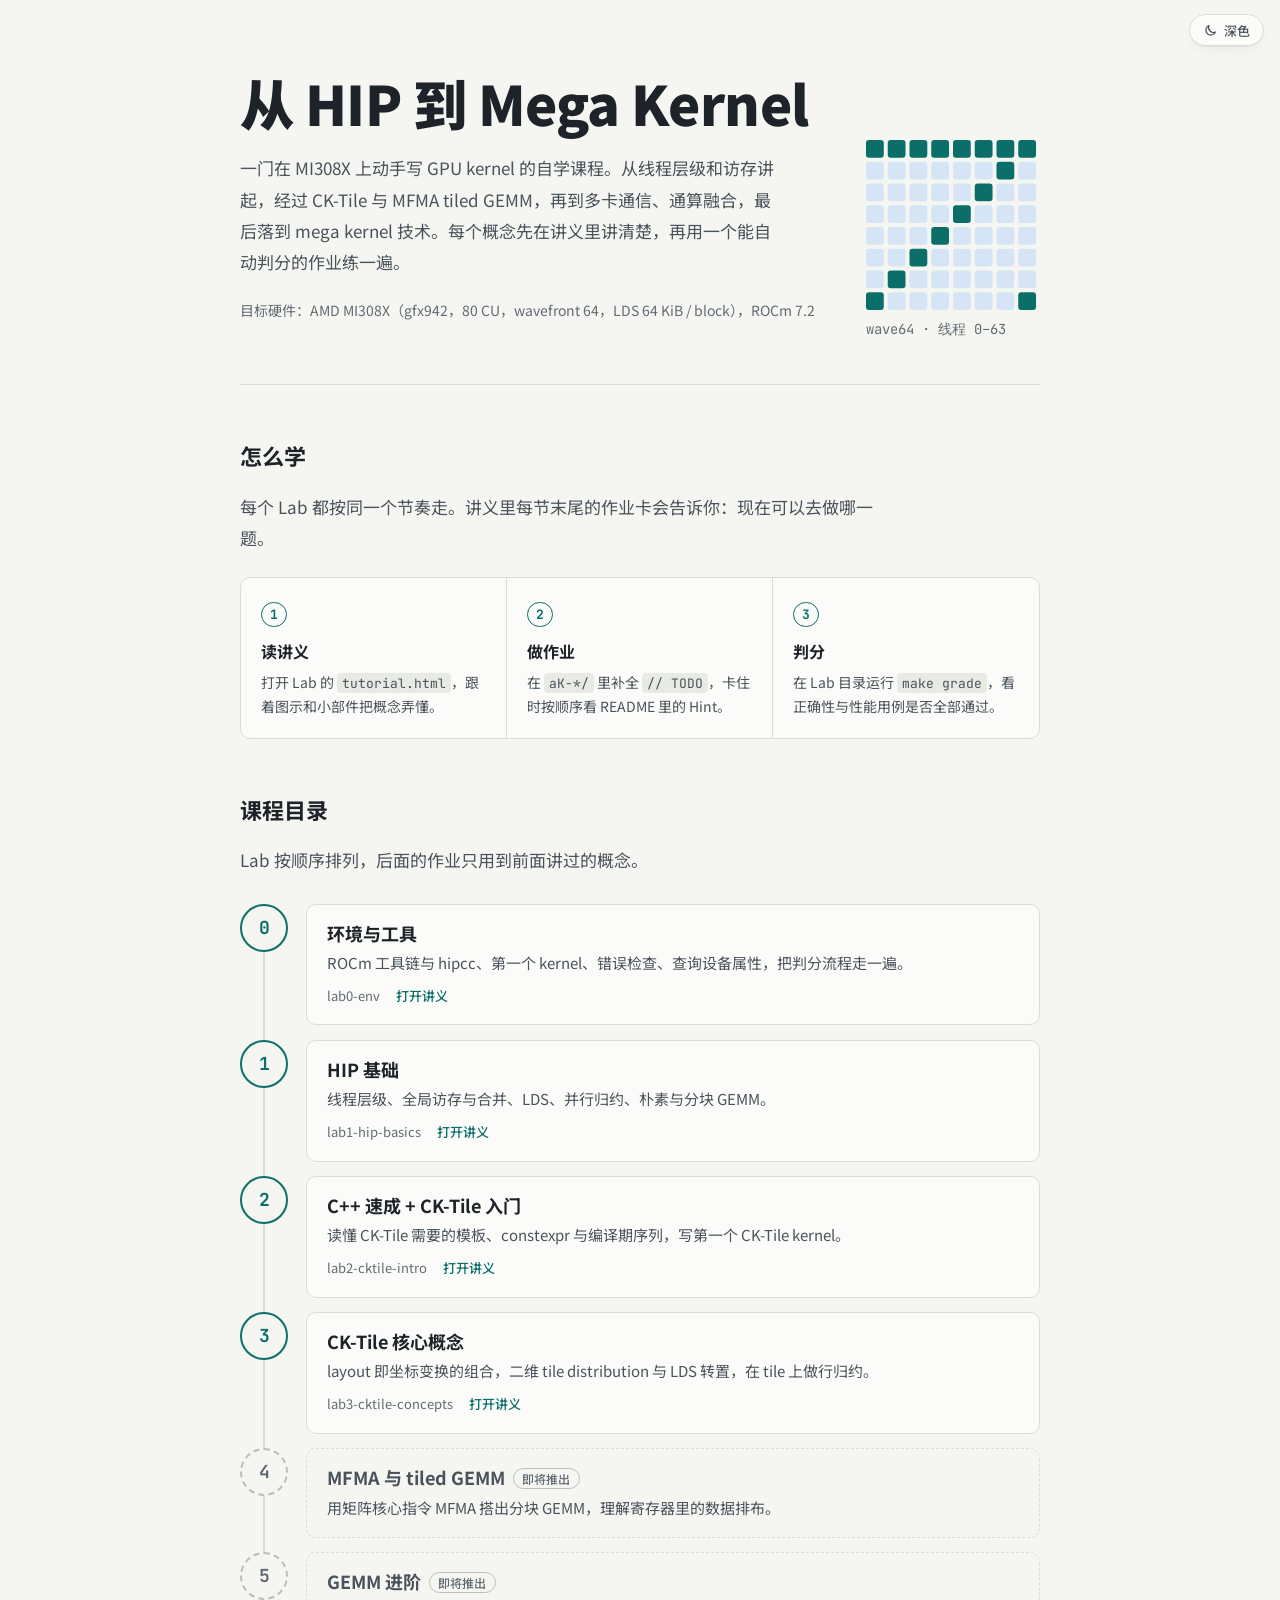
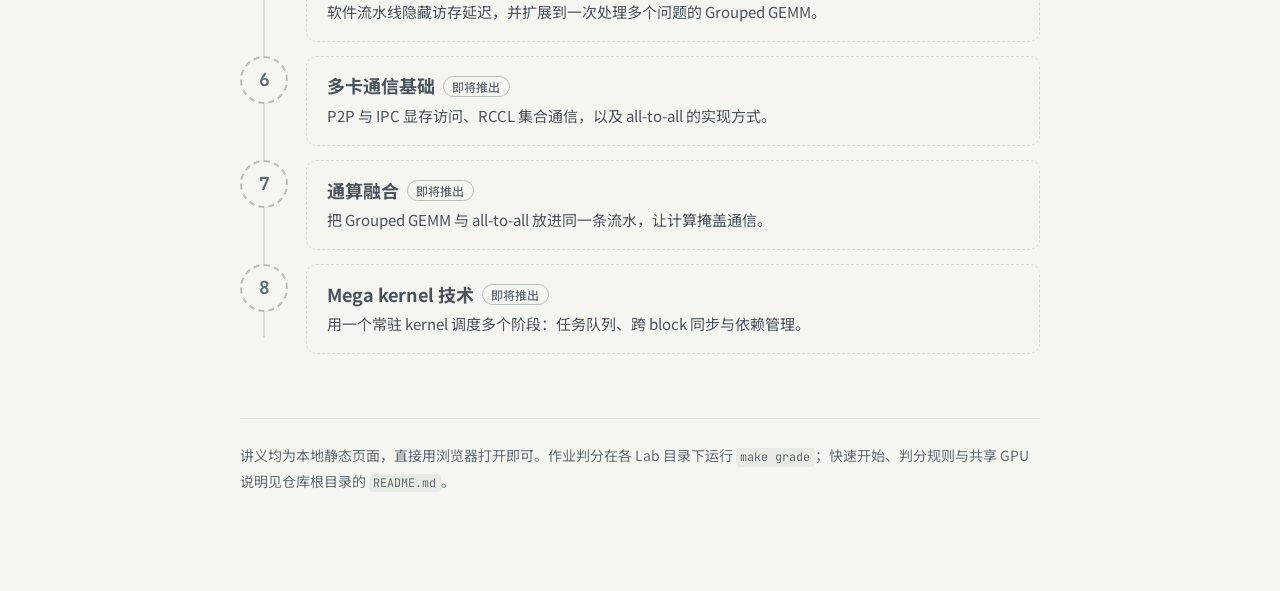
<file: site/index.html>
<!doctype html>
<html lang="zh-CN">
<head>
<meta charset="utf-8">
<meta name="viewport" content="width=device-width, initial-scale=1">
<title>HIP / CK-Tile 自学课程</title>
<link rel="stylesheet" href="../common/tutorial.css">
<script src="../common/tutorial.js"></script>
</head>
<body class="site">
<main class="site-main">

<header class="site-hero">
  <div>
    <h1>从 HIP 到 Mega Kernel</h1>
    <p class="lede">一门在 MI308X 上动手写 GPU kernel 的自学课程。从线程层级和访存讲起，经过 CK-Tile 与 MFMA tiled GEMM，再到多卡通信、通算融合，最后落到 mega kernel 技术。每个概念先在讲义里讲清楚，再用一个能自动判分的作业练一遍。</p>
    <p class="hw">目标硬件：AMD MI308X（gfx942，80 CU，wavefront 64，LDS 64 KiB / block），ROCm 7.2</p>
  </div>
  <svg class="wave-art" viewBox="-1 -1 89 102" role="img" aria-label="一个 wavefront 的 64 个线程">
      <rect x="0" y="0" width="9" height="9" rx="1.5" class="on"/>
      <rect x="11" y="0" width="9" height="9" rx="1.5" class="on"/>
      <rect x="22" y="0" width="9" height="9" rx="1.5" class="on"/>
      <rect x="33" y="0" width="9" height="9" rx="1.5" class="on"/>
      <rect x="44" y="0" width="9" height="9" rx="1.5" class="on"/>
      <rect x="55" y="0" width="9" height="9" rx="1.5" class="on"/>
      <rect x="66" y="0" width="9" height="9" rx="1.5" class="on"/>
      <rect x="77" y="0" width="9" height="9" rx="1.5" class="on"/>
      <rect x="0" y="11" width="9" height="9" rx="1.5"/>
      <rect x="11" y="11" width="9" height="9" rx="1.5"/>
      <rect x="22" y="11" width="9" height="9" rx="1.5"/>
      <rect x="33" y="11" width="9" height="9" rx="1.5"/>
      <rect x="44" y="11" width="9" height="9" rx="1.5"/>
      <rect x="55" y="11" width="9" height="9" rx="1.5"/>
      <rect x="66" y="11" width="9" height="9" rx="1.5" class="on"/>
      <rect x="77" y="11" width="9" height="9" rx="1.5"/>
      <rect x="0" y="22" width="9" height="9" rx="1.5"/>
      <rect x="11" y="22" width="9" height="9" rx="1.5"/>
      <rect x="22" y="22" width="9" height="9" rx="1.5"/>
      <rect x="33" y="22" width="9" height="9" rx="1.5"/>
      <rect x="44" y="22" width="9" height="9" rx="1.5"/>
      <rect x="55" y="22" width="9" height="9" rx="1.5" class="on"/>
      <rect x="66" y="22" width="9" height="9" rx="1.5"/>
      <rect x="77" y="22" width="9" height="9" rx="1.5"/>
      <rect x="0" y="33" width="9" height="9" rx="1.5"/>
      <rect x="11" y="33" width="9" height="9" rx="1.5"/>
      <rect x="22" y="33" width="9" height="9" rx="1.5"/>
      <rect x="33" y="33" width="9" height="9" rx="1.5"/>
      <rect x="44" y="33" width="9" height="9" rx="1.5" class="on"/>
      <rect x="55" y="33" width="9" height="9" rx="1.5"/>
      <rect x="66" y="33" width="9" height="9" rx="1.5"/>
      <rect x="77" y="33" width="9" height="9" rx="1.5"/>
      <rect x="0" y="44" width="9" height="9" rx="1.5"/>
      <rect x="11" y="44" width="9" height="9" rx="1.5"/>
      <rect x="22" y="44" width="9" height="9" rx="1.5"/>
      <rect x="33" y="44" width="9" height="9" rx="1.5" class="on"/>
      <rect x="44" y="44" width="9" height="9" rx="1.5"/>
      <rect x="55" y="44" width="9" height="9" rx="1.5"/>
      <rect x="66" y="44" width="9" height="9" rx="1.5"/>
      <rect x="77" y="44" width="9" height="9" rx="1.5"/>
      <rect x="0" y="55" width="9" height="9" rx="1.5"/>
      <rect x="11" y="55" width="9" height="9" rx="1.5"/>
      <rect x="22" y="55" width="9" height="9" rx="1.5" class="on"/>
      <rect x="33" y="55" width="9" height="9" rx="1.5"/>
      <rect x="44" y="55" width="9" height="9" rx="1.5"/>
      <rect x="55" y="55" width="9" height="9" rx="1.5"/>
      <rect x="66" y="55" width="9" height="9" rx="1.5"/>
      <rect x="77" y="55" width="9" height="9" rx="1.5"/>
      <rect x="0" y="66" width="9" height="9" rx="1.5"/>
      <rect x="11" y="66" width="9" height="9" rx="1.5" class="on"/>
      <rect x="22" y="66" width="9" height="9" rx="1.5"/>
      <rect x="33" y="66" width="9" height="9" rx="1.5"/>
      <rect x="44" y="66" width="9" height="9" rx="1.5"/>
      <rect x="55" y="66" width="9" height="9" rx="1.5"/>
      <rect x="66" y="66" width="9" height="9" rx="1.5"/>
      <rect x="77" y="66" width="9" height="9" rx="1.5"/>
      <rect x="0" y="77" width="9" height="9" rx="1.5" class="on"/>
      <rect x="11" y="77" width="9" height="9" rx="1.5"/>
      <rect x="22" y="77" width="9" height="9" rx="1.5"/>
      <rect x="33" y="77" width="9" height="9" rx="1.5"/>
      <rect x="44" y="77" width="9" height="9" rx="1.5"/>
      <rect x="55" y="77" width="9" height="9" rx="1.5"/>
      <rect x="66" y="77" width="9" height="9" rx="1.5"/>
      <rect x="77" y="77" width="9" height="9" rx="1.5" class="on"/>
      <text x="0" y="98">wave64 · 线程 0–63</text>
  </svg>
</header>

<section class="site-section" aria-labelledby="how">
  <h2 id="how">怎么学</h2>
  <p>每个 Lab 都按同一个节奏走。讲义里每节末尾的作业卡会告诉你：现在可以去做哪一题。</p>
  <ol class="loop">
    <li><b>读讲义</b><span>打开 Lab 的 <code>tutorial.html</code>，跟着图示和小部件把概念弄懂。</span></li>
    <li><b>做作业</b><span>在 <code>aK-*/</code> 里补全 <code>// TODO</code>，卡住时按顺序看 README 里的 Hint。</span></li>
    <li><b>判分</b><span>在 Lab 目录运行 <code>make grade</code>，看正确性与性能用例是否全部通过。</span></li>
  </ol>
</section>

<section class="site-section" aria-labelledby="labs">
  <h2 id="labs">课程目录</h2>
  <p>Lab 按顺序排列，后面的作业只用到前面讲过的概念。</p>
  <ol class="lab-track">
    <li class="lab">
      <span class="lab-num" aria-hidden="true">0</span>
      <a class="lab-card" href="../lab0-env/tutorial.html">
        <p class="lab-title">环境与工具</p>
        <p class="lab-topics">ROCm 工具链与 hipcc、第一个 kernel、错误检查、查询设备属性，把判分流程走一遍。</p>
        <div class="lab-foot"><span>lab0-env</span><span class="go">打开讲义</span></div>
      </a>
    </li>
    <li class="lab">
      <span class="lab-num" aria-hidden="true">1</span>
      <a class="lab-card" href="../lab1-hip-basics/tutorial.html">
        <p class="lab-title">HIP 基础</p>
        <p class="lab-topics">线程层级、全局访存与合并、LDS、并行归约、朴素与分块 GEMM。</p>
        <div class="lab-foot"><span>lab1-hip-basics</span><span class="go">打开讲义</span></div>
      </a>
    </li>
    <li class="lab">
      <span class="lab-num" aria-hidden="true">2</span>
      <a class="lab-card" href="../lab2-cktile-intro/tutorial.html">
        <p class="lab-title">C++ 速成 + CK-Tile 入门</p>
        <p class="lab-topics">读懂 CK-Tile 需要的模板、constexpr 与编译期序列，写第一个 CK-Tile kernel。</p>
        <div class="lab-foot"><span>lab2-cktile-intro</span><span class="go">打开讲义</span></div>
      </a>
    </li>
    <li class="lab">
      <span class="lab-num" aria-hidden="true">3</span>
      <a class="lab-card" href="../lab3-cktile-concepts/tutorial.html">
        <p class="lab-title">CK-Tile 核心概念</p>
        <p class="lab-topics">layout 即坐标变换的组合，二维 tile distribution 与 LDS 转置，在 tile 上做行归约。</p>
        <div class="lab-foot"><span>lab3-cktile-concepts</span><span class="go">打开讲义</span></div>
      </a>
    </li>
    <li class="lab soon">
      <span class="lab-num" aria-hidden="true">4</span>
      <div class="lab-card">
        <p class="lab-title">MFMA 与 tiled GEMM<span class="tag-soon">即将推出</span></p>
        <p class="lab-topics">用矩阵核心指令 MFMA 搭出分块 GEMM，理解寄存器里的数据排布。</p>
      </div>
    </li>
    <li class="lab soon">
      <span class="lab-num" aria-hidden="true">5</span>
      <div class="lab-card">
        <p class="lab-title">GEMM 进阶<span class="tag-soon">即将推出</span></p>
        <p class="lab-topics">软件流水线隐藏访存延迟，并扩展到一次处理多个问题的 Grouped GEMM。</p>
      </div>
    </li>
    <li class="lab soon">
      <span class="lab-num" aria-hidden="true">6</span>
      <div class="lab-card">
        <p class="lab-title">多卡通信基础<span class="tag-soon">即将推出</span></p>
        <p class="lab-topics">P2P 与 IPC 显存访问、RCCL 集合通信，以及 all-to-all 的实现方式。</p>
      </div>
    </li>
    <li class="lab soon">
      <span class="lab-num" aria-hidden="true">7</span>
      <div class="lab-card">
        <p class="lab-title">通算融合<span class="tag-soon">即将推出</span></p>
        <p class="lab-topics">把 Grouped GEMM 与 all-to-all 放进同一条流水，让计算掩盖通信。</p>
      </div>
    </li>
    <li class="lab soon">
      <span class="lab-num" aria-hidden="true">8</span>
      <div class="lab-card">
        <p class="lab-title">Mega kernel 技术<span class="tag-soon">即将推出</span></p>
        <p class="lab-topics">用一个常驻 kernel 调度多个阶段：任务队列、跨 block 同步与依赖管理。</p>
      </div>
    </li>
  </ol>
</section>

<footer class="site-footer">
  <p>讲义均为本地静态页面，直接用浏览器打开即可。作业判分在各 Lab 目录下运行 <code>make grade</code>；快速开始、判分规则与共享 GPU 说明见仓库根目录的 <code>README.md</code>。</p>
</footer>
</main>
</body>
</html>
</file>
<file: common/tutorial.css>
/* 设计方向：「工程讲义 / 实验记录本」——冷调绘图纸底色、墨色正文、硅片青作结构色，长时间阅读优先。
   唯一的“大胆”之处是 assignment-card：做成带撕线票根的实验工单，把读讲义和动手做作业明确连接起来。
   图示 figure.diagram 用浅网格底纹（工程制图感），SVG 颜色只取 --d-* 变量，浅/深色自动适配。
   其余组件克制：callout 用左侧色条 + 标签，代码块用安静的浅底面板与语言标签。
   正文 Noto Sans SC 17px / 1.85 行高、行宽约 38 个汉字；代码 JetBrains Mono。 */

@import url("https://fonts.googleapis.com/css2?family=JetBrains+Mono:wght@400;500;700&family=Noto+Sans+SC:wght@400;500;700;900&display=swap");

/* ---------- 颜色 token ---------- */
:root {
  color-scheme: light;
  --paper: #f5f6f2;          /* 页面底：冷调绘图纸 */
  --paper-raised: #fbfcf9;   /* 抬升面：卡片、表格 */
  --ink: #1d2328;            /* 正文 */
  --ink-soft: #4a535b;       /* 次要文字 */
  --ink-faint: #626b72;      /* 注释、元信息（浅底对比度 ≥ 4.5:1） */
  --rule: #d8ddd5;           /* 分隔线 */
  --rule-strong: #b9c0b6;
  --grid: rgba(11, 110, 105, 0.07);

  --accent: #0b6e69;         /* 硅片青：链接、目录高亮 */
  --accent-soft: #dcece9;
  --signal: #9a5a07;         /* 工单琥珀：assignment */
  --signal-soft: #f6ead6;
  --note: #2b5c9e;
  --note-soft: #e3ebf6;
  --warn: #8a6100;
  --warn-soft: #f7efd6;
  --pitfall: #b3261e;
  --pitfall-soft: #f8e4e1;

  --code-bg: #eceee8;
  --code-ink: #1f262c;
  --code-border: #d3d8cf;
  --inline-code-bg: #e8ebe4;

  /* 代码高亮 */
  --hl-keyword: #7a2fa3;
  --hl-type: #0b6e69;
  --hl-string: #8a4a00;
  --hl-number: #a3341e;
  --hl-comment: #5c675f;
  --hl-func: #2b5c9e;
  --hl-meta: #a3341e;

  /* SVG 图示调色板 */
  --d-stroke: #3a434b;
  --d-text: #1d2328;
  --d-muted: #8a939a;
  --d-bg: #fbfcf9;
  --d-1: #3f7fc4;   /* 蓝：线程 / lane */
  --d-2: #19958c;   /* 青：LDS / 共享 */
  --d-3: #d18a1c;   /* 琥珀：全局内存 */
  --d-4: #c0493a;   /* 红：冲突 / 高亮 */
  --d-5: #7a56b8;   /* 紫：寄存器 */
  --d-1-soft: #d6e5f5;
  --d-2-soft: #d2ece9;
  --d-3-soft: #f5e4c7;
  --d-4-soft: #f4d8d3;
  --d-5-soft: #e4dcf2;

  --focus: #0b6e69;
  --shadow: 0 1px 0 rgba(29, 35, 40, 0.04), 0 6px 18px -10px rgba(29, 35, 40, 0.18);

  --font-body: "Noto Sans SC", system-ui, -apple-system, "PingFang SC", "Microsoft YaHei", sans-serif;
  --font-mono: "JetBrains Mono", ui-monospace, "SFMono-Regular", Menlo, Consolas, monospace;
  --measure: 40rem;
  --toc-w: 16rem;
}

/* 深色 token 有两份完全相同的副本：跟随系统（此处）与手动切换 :root[data-theme="dark"]（下方）。
   纯 CSS 无法在不引入构建步骤的前提下复用同一块声明——修改任一处时，务必同步另一处。 */
@media (prefers-color-scheme: dark) {
  :root:not([data-theme="light"]) {
    color-scheme: dark;
    --paper: #171c21;
    --paper-raised: #1e252b;
    --ink: #e2e6e3;
    --ink-soft: #b3bbb8;
    --ink-faint: #848d8b;
    --rule: #2e373e;
    --rule-strong: #43505a;
    --grid: rgba(94, 200, 190, 0.06);
    --accent: #5ec8be;
    --accent-soft: #1d3b3a;
    --signal: #e8ae55;
    --signal-soft: #352a19;
    --note: #86b2ea;
    --note-soft: #1c2a3c;
    --warn: #e2c060;
    --warn-soft: #332d17;
    --pitfall: #f08b80;
    --pitfall-soft: #3a201e;
    --code-bg: #12171b;
    --code-ink: #dde3e0;
    --code-border: #2a333a;
    --inline-code-bg: #262e35;
    --hl-keyword: #d19bf0;
    --hl-type: #6fd3c8;
    --hl-string: #e8b46e;
    --hl-number: #f29a86;
    --hl-comment: #7d8a86;
    --hl-func: #8fb8f0;
    --hl-meta: #f29a86;
    --d-stroke: #b9c2c0;
    --d-text: #e2e6e3;
    --d-muted: #7d8785;
    --d-bg: #1e252b;
    --d-1: #6ea6e6;
    --d-2: #4cc2b6;
    --d-3: #e3a548;
    --d-4: #ec7565;
    --d-5: #a88ae0;
    --d-1-soft: #22344a;
    --d-2-soft: #1b3936;
    --d-3-soft: #3b2f1b;
    --d-4-soft: #40241f;
    --d-5-soft: #2f2742;
    --focus: #5ec8be;
    --shadow: 0 1px 0 rgba(0, 0, 0, 0.3), 0 8px 22px -12px rgba(0, 0, 0, 0.6);
  }
}

/* 手动深色：与上方 prefers-color-scheme 块保持同步（keep in sync） */
:root[data-theme="dark"] {
  color-scheme: dark;
  --paper: #171c21;
  --paper-raised: #1e252b;
  --ink: #e2e6e3;
  --ink-soft: #b3bbb8;
  --ink-faint: #848d8b;
  --rule: #2e373e;
  --rule-strong: #43505a;
  --grid: rgba(94, 200, 190, 0.06);
  --accent: #5ec8be;
  --accent-soft: #1d3b3a;
  --signal: #e8ae55;
  --signal-soft: #352a19;
  --note: #86b2ea;
  --note-soft: #1c2a3c;
  --warn: #e2c060;
  --warn-soft: #332d17;
  --pitfall: #f08b80;
  --pitfall-soft: #3a201e;
  --code-bg: #12171b;
  --code-ink: #dde3e0;
  --code-border: #2a333a;
  --inline-code-bg: #262e35;
  --hl-keyword: #d19bf0;
  --hl-type: #6fd3c8;
  --hl-string: #e8b46e;
  --hl-number: #f29a86;
  --hl-comment: #7d8a86;
  --hl-func: #8fb8f0;
  --hl-meta: #f29a86;
  --d-stroke: #b9c2c0;
  --d-text: #e2e6e3;
  --d-muted: #7d8785;
  --d-bg: #1e252b;
  --d-1: #6ea6e6;
  --d-2: #4cc2b6;
  --d-3: #e3a548;
  --d-4: #ec7565;
  --d-5: #a88ae0;
  --d-1-soft: #22344a;
  --d-2-soft: #1b3936;
  --d-3-soft: #3b2f1b;
  --d-4-soft: #40241f;
  --d-5-soft: #2f2742;
  --focus: #5ec8be;
  --shadow: 0 1px 0 rgba(0, 0, 0, 0.3), 0 8px 22px -12px rgba(0, 0, 0, 0.6);
}

/* ---------- 基础 ---------- */
*, *::before, *::after { box-sizing: border-box; }
html { -webkit-text-size-adjust: 100%; scroll-behavior: smooth; scroll-padding-top: 1.5rem; }
@media (prefers-reduced-motion: reduce) { html { scroll-behavior: auto; } * { transition: none !important; animation: none !important; } }

body {
  margin: 0;
  background: var(--paper);
  color: var(--ink);
  font-family: var(--font-body);
  font-size: 17px;
  line-height: 1.85;
  font-feature-settings: "palt" 0;
  text-rendering: optimizeLegibility;
  -webkit-font-smoothing: antialiased;
  overflow-wrap: break-word;
}

a { color: var(--accent); text-decoration: underline; text-decoration-thickness: 1px; text-underline-offset: 3px; text-decoration-color: color-mix(in srgb, var(--accent) 45%, transparent); }
a:hover { text-decoration-color: var(--accent); }
:focus-visible { outline: 2px solid var(--focus); outline-offset: 2px; border-radius: 3px; }

::selection { background: var(--accent-soft); color: var(--ink); }

/* ---------- 页面骨架 ---------- */
body.tut {
  display: grid;
  grid-template-columns: var(--toc-w) minmax(0, 1fr);
  min-height: 100vh;
}

.toc {
  position: sticky;
  top: 0;
  align-self: start;
  height: 100vh;
  overflow-y: auto;
  padding: 2rem 1.25rem 3rem 1.5rem;
  border-right: 1px solid var(--rule);
  font-size: 0.875rem;
  line-height: 1.55;
  scrollbar-width: thin;
}
.toc a.toc-home { display: inline-block; border-left: 0; padding: 0; color: var(--ink-faint); text-decoration: none; font-size: 0.8125rem; margin-bottom: 0.75rem; }
.toc a.toc-home:hover { color: var(--accent); }
.toc-title { font-weight: 700; font-size: 0.9375rem; color: var(--ink); margin: 0 0 1rem; line-height: 1.4; }
.toc ol { list-style: none; margin: 0; padding: 0; }
.toc li { margin: 0; }
.toc a {
  display: block;
  padding: 0.3rem 0 0.3rem 0.75rem;
  border-left: 2px solid var(--rule);
  color: var(--ink-soft);
  text-decoration: none;
}
.toc a:hover { color: var(--ink); border-left-color: var(--rule-strong); }
.toc li.lvl-3 a { padding-left: 1.6rem; font-size: 0.8125rem; color: var(--ink-faint); }
.toc a.active { color: var(--accent); border-left-color: var(--accent); font-weight: 500; }
.toc li.lvl-3 a.active { color: var(--accent); }
.toc a .sec { font-family: var(--font-mono); font-size: 0.8em; margin-right: 0.45em; opacity: 0.85; }
.toc-toggle { display: none; }

.content {
  min-width: 0;
  padding: 3.5rem clamp(1rem, 5vw, 4rem) 6rem;
}
.content > * { max-width: var(--measure); margin-left: auto; margin-right: auto; }
.content > figure.diagram, .content > .widget, .content > pre, .content > .table-wrap, .content > table.facts { max-width: calc(var(--measure) + 6rem); }

/* ---------- 标题与正文 ---------- */
.doc-header { margin-bottom: 3rem; padding-bottom: 2rem; border-bottom: 1px solid var(--rule); }
.doc-kicker { color: var(--accent); font-weight: 500; font-size: 0.9375rem; margin: 0 0 0.5rem; }
h1 {
  font-size: clamp(2rem, 4.5vw, 2.75rem);
  line-height: 1.25;
  font-weight: 900;
  letter-spacing: -0.01em;
  margin: 0 0 1rem;
}
.doc-lede { color: var(--ink-soft); font-size: 1.0625rem; margin: 0; }
.doc-meta { color: var(--ink-faint); font-size: 0.875rem; margin-top: 1rem; }

h2 {
  font-size: 1.625rem;
  line-height: 1.35;
  font-weight: 700;
  margin-top: 4.5rem;
  margin-bottom: 1.25rem;
  padding-top: 1.25rem;
  border-top: 1px solid var(--rule);
}
h2 .sec, h3 .sec { font-family: var(--font-mono); font-weight: 500; color: var(--accent); margin-right: 0.6em; font-size: 0.85em; }
h3 { font-size: 1.25rem; line-height: 1.45; font-weight: 700; margin-top: 2.75rem; margin-bottom: 0.75rem; }
h4 { font-size: 1.0625rem; font-weight: 700; margin-top: 2rem; margin-bottom: 0.5rem; }
h2, h3, h4 { scroll-margin-top: 1.5rem; }
h2 + h3 { margin-top: 1.5rem; }
.doc-header + h2 { border-top: 0; padding-top: 0; margin-top: 0; }

p { margin: 0 0 1.15em; }
ul, ol { padding-left: 1.5em; margin: 0 0 1.15em; }
li { margin: 0.3em 0; }
li::marker { color: var(--ink-faint); }
strong { font-weight: 700; color: var(--ink); }
em { font-style: normal; text-emphasis: filled dot; -webkit-text-emphasis: filled dot; text-emphasis-color: var(--accent); -webkit-text-emphasis-color: var(--accent); text-emphasis-position: under right; -webkit-text-emphasis-position: under; }
hr { border: 0; border-top: 1px solid var(--rule); margin: 3rem auto; }
blockquote { margin: 1.5em auto; padding: 0 0 0 1.2em; border-left: 3px solid var(--rule-strong); color: var(--ink-soft); }

/* ---------- 代码 ---------- */
code, kbd, samp, pre { font-family: var(--font-mono); font-size: 0.875em; font-variant-ligatures: none; }
:not(pre) > code {
  background: var(--inline-code-bg);
  padding: 0.12em 0.38em;
  border-radius: 4px;
  font-size: 0.84em;
  white-space: break-spaces;
}
pre {
  position: relative;
  background: var(--code-bg);
  color: var(--code-ink);
  border: 1px solid var(--code-border);
  border-radius: 8px;
  padding: 1.1rem 1.25rem;
  margin: 1.5rem auto 1.75rem;
  overflow-x: auto;
  line-height: 1.65;
  font-size: 0.875rem;
  tab-size: 4;
  scrollbar-width: thin;
}
pre code { font-size: inherit; background: none; padding: 0; color: inherit; display: block; }
pre[data-lang]::before {
  content: attr(data-lang);
  position: absolute;
  top: 0;
  right: 0;
  padding: 0.15rem 0.6rem;
  font-size: 0.6875rem;
  color: var(--ink-faint);
  border-left: 1px solid var(--code-border);
  border-bottom: 1px solid var(--code-border);
  border-bottom-left-radius: 6px;
  background: var(--paper-raised);
}
pre .copy-btn {
  position: absolute;
  bottom: 0.5rem;
  right: 0.5rem;
  opacity: 0;
}
pre:hover .copy-btn, pre .copy-btn:focus-visible { opacity: 1; }
@media (hover: none) { pre .copy-btn { opacity: 1; } }

/* highlight.js 配色（不加载外部主题，颜色全部来自 token） */
.hljs { background: transparent; color: var(--code-ink); }
.hljs-keyword, .hljs-selector-tag, .hljs-built_in.hljs-keyword { color: var(--hl-keyword); }
.hljs-type, .hljs-built_in, .hljs-class .hljs-title, .hljs-title.class_ { color: var(--hl-type); }
.hljs-string, .hljs-char, .hljs-template-variable { color: var(--hl-string); }
.hljs-number, .hljs-literal { color: var(--hl-number); }
.hljs-comment, .hljs-quote { color: var(--hl-comment); } /* 不用斜体：中文斜体难读 */
.hljs-title.function_, .hljs-function .hljs-title { color: var(--hl-func); }
.hljs-meta, .hljs-meta .hljs-keyword { color: var(--hl-meta); }
.hljs-meta .hljs-string { color: var(--hl-string); }
.hljs-variable, .hljs-attr, .hljs-params { color: var(--code-ink); }
.hljs-subst { color: var(--code-ink); }
.hljs-emphasis { font-style: italic; }
.hljs-strong { font-weight: 700; }
/* 代码里的 TODO 标记 */
.hljs-comment .todo, code .todo { color: var(--signal); font-weight: 700; font-style: normal; }

/* ---------- 按钮 / 键帽 ---------- */
.btn {
  font: 500 0.75rem/1 var(--font-body);
  color: var(--ink-soft);
  background: var(--paper-raised);
  border: 1px solid var(--rule-strong);
  border-radius: 5px;
  padding: 0.4rem 0.6rem;
  cursor: pointer;
}
.btn:hover { color: var(--ink); border-color: var(--ink-faint); }

.kbd, kbd {
  display: inline-block;
  font-family: var(--font-mono);
  font-size: 0.78em;
  line-height: 1.3;
  padding: 0.1em 0.45em;
  border: 1px solid var(--rule-strong);
  border-bottom-width: 2px;
  border-radius: 4px;
  background: var(--paper-raised);
  color: var(--ink);
  white-space: nowrap;
}

/* ---------- 主题切换 ---------- */
.theme-toggle {
  position: fixed;
  top: 0.9rem;
  right: 1rem;
  z-index: 30;
  display: inline-flex;
  align-items: center;
  gap: 0.4rem;
  font: 500 0.8125rem/1 var(--font-body);
  color: var(--ink-soft);
  background: var(--paper-raised);
  border: 1px solid var(--rule);
  border-radius: 999px;
  padding: 0.45rem 0.8rem;
  cursor: pointer;
  box-shadow: var(--shadow);
}
.theme-toggle:hover { color: var(--ink); border-color: var(--rule-strong); }
.theme-toggle svg { width: 15px; height: 15px; }

/* ---------- Callout ---------- */
.callout {
  --c: var(--note);
  --c-soft: var(--note-soft);
  position: relative;
  margin: 1.75rem auto;
  padding: 0.95rem 1.2rem 0.95rem 1.25rem;
  background: var(--c-soft);
  border-left: 4px solid var(--c);
  border-radius: 0 8px 8px 0;
  font-size: 0.96rem;
  line-height: 1.8;
}
.callout > :last-child { margin-bottom: 0; }
.callout::before {
  content: "说明";
  display: block;
  font-weight: 700;
  font-size: 0.875rem;
  color: var(--c);
  margin-bottom: 0.25rem;
}
.callout[data-title]::before { content: attr(data-title); }
.callout.note { --c: var(--note); --c-soft: var(--note-soft); }
.callout.warn { --c: var(--warn); --c-soft: var(--warn-soft); }
.callout.warn:not([data-title])::before { content: "注意"; }
.callout.pitfall { --c: var(--pitfall); --c-soft: var(--pitfall-soft); border-left-style: double; border-left-width: 6px; }
.callout.pitfall:not([data-title])::before { content: "常见坑"; }
.callout :not(pre) > code { background: color-mix(in srgb, var(--paper-raised) 70%, transparent); }
.callout pre { background: var(--paper-raised); }

/* ---------- 细节折叠框 details.deep ----------
   放次要的条件、例外和实测细节：默认收起，不读也能看懂正文。
   与 .callout 同一套语言（左侧色条 + 浅底 + 小标签），用结构色 --accent，并以虚线色条区别于提示框。 */
details.deep {
  --c: var(--accent);
  margin: 1.25rem auto 1.5rem;
  background: color-mix(in srgb, var(--accent-soft) 45%, var(--paper-raised));
  border-left: 4px dashed color-mix(in srgb, var(--c) 70%, transparent);
  border-radius: 0 8px 8px 0;
  font-size: 0.96rem;
  line-height: 1.8;
}
details.deep > summary {
  position: relative;
  list-style: none;
  cursor: pointer;
  padding: 0.6rem 1.2rem 0.6rem 4.9rem;
  color: var(--ink-soft);
  font-weight: 500;
  border-radius: 0 8px 8px 0;
}
details.deep > summary::-webkit-details-marker { display: none; }
details.deep > summary::marker { content: ""; }
/* 展开箭头：右向三角，展开后转向下 */
details.deep > summary::before {
  content: "";
  position: absolute;
  left: 1rem;
  top: calc(0.6rem + 0.9em - 5px);
  width: 0;
  height: 0;
  border-style: solid;
  border-width: 5px 0 5px 7px;
  border-color: transparent transparent transparent var(--c);
  transition: transform 0.15s ease;
}
details.deep[open] > summary::before { transform: rotate(90deg); }
/* “细节”标签 */
details.deep > summary::after {
  content: "细节";
  position: absolute;
  left: 2rem;
  top: calc(0.6rem + 0.9em - 0.72em);
  padding: 0 0.45em;
  font-size: 0.75rem;
  line-height: 1.45rem;
  font-weight: 700;
  letter-spacing: 0.05em;
  color: var(--c);
  border: 1px solid color-mix(in srgb, var(--c) 45%, transparent);
  border-radius: 4px;
  background: var(--paper-raised);
}
details.deep > summary:hover { color: var(--ink); background: color-mix(in srgb, var(--accent-soft) 60%, transparent); }
details.deep > summary:focus-visible { outline-offset: -2px; }
details.deep[open] > summary { color: var(--ink); border-bottom: 1px dashed color-mix(in srgb, var(--c) 35%, transparent); border-radius: 0 8px 0 0; }
details.deep > :not(summary) { margin-left: 1.25rem; margin-right: 1.2rem; }
details.deep > summary + * { margin-top: 0.8rem; }
details.deep > :last-child { margin-bottom: 0; padding-bottom: 0.95rem; }
details.deep ul, details.deep ol { padding-left: 1.4em; }
details.deep :not(pre) > code { background: color-mix(in srgb, var(--paper-raised) 70%, transparent); }
details.deep pre { background: var(--paper-raised); }
details.deep table { font-size: 0.9rem; }

/* ---------- Assignment 工单 ---------- */
.assignment-card {
  display: grid;
  grid-template-columns: 6.5rem minmax(0, 1fr);
  margin: 2.5rem auto;
  background: var(--paper-raised);
  border: 1px solid var(--rule-strong);
  border-radius: 10px;
  box-shadow: var(--shadow);
  overflow: hidden;
}
.assignment-card .ac-stub {
  position: relative;
  display: flex;
  flex-direction: column;
  align-items: center;
  justify-content: center;
  gap: 0.15rem;
  padding: 1rem 0.5rem;
  background: var(--signal-soft);
  color: var(--signal);
  border-right: 2px dashed color-mix(in srgb, var(--signal) 45%, transparent);
}
/* 撕线上的两个半圆缺口 */
.assignment-card .ac-stub::before, .assignment-card .ac-stub::after {
  content: "";
  position: absolute;
  right: -9px;
  width: 16px;
  height: 16px;
  border-radius: 50%;
  background: var(--paper);
  border: 1px solid var(--rule-strong);
}
.assignment-card .ac-stub::before { top: -9px; }
.assignment-card .ac-stub::after { bottom: -9px; }
.assignment-card .ac-id { font-family: var(--font-mono); font-weight: 700; font-size: 2rem; line-height: 1; }
.assignment-card .ac-label { font-size: 0.75rem; font-weight: 500; }
.assignment-card .ac-body { padding: 1.1rem 1.4rem 1.2rem; min-width: 0; }
.assignment-card .ac-title { font-weight: 700; font-size: 1.0625rem; margin: 0 0 0.35rem; color: var(--ink); }
.assignment-card .ac-desc { color: var(--ink-soft); font-size: 0.9375rem; line-height: 1.75; }
.assignment-card .ac-desc > :last-child { margin-bottom: 0; }
.assignment-card .ac-desc p { margin-bottom: 0.6em; }
.assignment-card .ac-rows { margin: 0.8rem 0 0; display: grid; grid-template-columns: auto minmax(0, 1fr); gap: 0.35rem 0.8rem; font-size: 0.875rem; align-items: center; }
.assignment-card .ac-rows dt { color: var(--ink-faint); }
.assignment-card .ac-rows dd { margin: 0; min-width: 0; }
.assignment-card .ac-path { font-family: var(--font-mono); font-size: 0.8125rem; color: var(--ink); overflow-wrap: anywhere; }
.assignment-card .ac-cmd {
  display: flex;
  align-items: center;
  gap: 0.6rem;
  min-width: 0;
  background: var(--code-bg);
  border: 1px solid var(--code-border);
  border-radius: 6px;
  padding: 0.3rem 0.35rem 0.3rem 0.7rem;
}
.assignment-card .ac-cmd code { flex: 1; min-width: 0; font-size: 0.8125rem; color: var(--code-ink); background: none; padding: 0; white-space: nowrap; overflow-x: auto; }
.assignment-card .ac-cmd code::before { content: "$ "; color: var(--ink-faint); }

/* ---------- 图示 ---------- */
figure.diagram {
  margin: 2rem auto 2.25rem;
  padding: 1.25rem;
  background-color: var(--d-bg);
  background-image:
    linear-gradient(var(--grid) 1px, transparent 1px),
    linear-gradient(90deg, var(--grid) 1px, transparent 1px);
  background-size: 16px 16px;
  background-position: -1px -1px;
  border: 1px solid var(--rule);
  border-radius: 8px;
}
figure.diagram svg { display: block; width: 100%; height: auto; max-height: 70vh; margin: 0 auto; overflow: visible; }
figure.diagram svg text { fill: var(--d-text); font-family: var(--font-body); }
figure.diagram svg .mono { font-family: var(--font-mono); }
figure.diagram figcaption, .widget figcaption {
  margin-top: 0.9rem;
  font-size: 0.875rem;
  color: var(--ink-soft);
  line-height: 1.65;
}
figure.diagram figcaption b, .widget figcaption b { color: var(--ink); font-weight: 700; margin-right: 0.4em; }

/* ---------- 交互小部件 ---------- */
.widget {
  margin: 2rem auto 2.25rem;
  padding: 1.1rem 1.25rem 1.25rem;
  background: var(--paper-raised);
  border: 1px solid var(--rule-strong);
  border-radius: 8px;
  box-shadow: var(--shadow);
}
.widget-head { display: flex; align-items: baseline; gap: 0.6rem; margin-bottom: 0.8rem; font-size: 0.9375rem; }
.widget-head b { font-weight: 700; }
.widget-head .hint { color: var(--ink-faint); font-size: 0.8125rem; }
.widget-controls { display: flex; flex-wrap: wrap; gap: 0.6rem 1.5rem; align-items: center; margin-bottom: 0.9rem; font-size: 0.875rem; }
.widget-controls label { display: inline-flex; align-items: center; gap: 0.6rem; color: var(--ink-soft); }
.widget output, .widget .readout { font-family: var(--font-mono); font-weight: 700; color: var(--accent); min-width: 3ch; display: inline-block; }
.widget svg { display: block; width: 100%; height: auto; }
.widget svg text { fill: var(--d-text); font-family: var(--font-body); }
.widget input[type="range"] { accent-color: var(--accent); width: min(16rem, 60vw); }
.widget select, .widget input[type="number"] {
  font: inherit; color: var(--ink); background: var(--paper); border: 1px solid var(--rule-strong); border-radius: 5px; padding: 0.2rem 0.4rem;
}
.widget-fallback { color: var(--ink-faint); font-size: 0.875rem; }

/* ---------- 表格 ---------- */
.table-wrap { overflow-x: auto; margin: 1.75rem auto; }
table { border-collapse: collapse; width: 100%; font-size: 0.9375rem; }
table.facts {
  margin: 1.75rem auto;
  background: var(--paper-raised);
  border: 1px solid var(--rule);
  border-radius: 8px;
  border-collapse: separate;
  border-spacing: 0;
  overflow: hidden;
  line-height: 1.6;
}
.table-wrap > table.facts { margin: 0; }
table.facts caption { caption-side: top; text-align: left; font-size: 0.875rem; color: var(--ink-soft); padding: 0 0 0.5rem; }
table.facts th, table.facts td { padding: 0.55rem 0.9rem; text-align: left; border-bottom: 1px solid var(--rule); vertical-align: top; }
table.facts thead th { font-size: 0.8125rem; font-weight: 700; color: var(--ink-soft); background: var(--paper); }
table.facts tbody tr:last-child > * { border-bottom: 0; }
table.facts tbody th { font-weight: 500; color: var(--ink); white-space: nowrap; }
table.facts td.num, table.facts .num { font-family: var(--font-mono); font-size: 0.875rem; text-align: right; white-space: nowrap; }
table.facts td.src { color: var(--ink-faint); font-size: 0.8125rem; }

/* ---------- 节末对应作业的小标注 ---------- */
.sec-assign { font-size: 0.875rem; color: var(--ink-faint); margin: 1.5rem auto; }
.sec-assign a { color: var(--signal); }

/* ---------- 页脚 ---------- */
.doc-footer { margin-top: 5rem; padding-top: 1.5rem; border-top: 1px solid var(--rule); color: var(--ink-faint); font-size: 0.875rem; }

/* ---------- 窄屏 ---------- */
@media (max-width: 960px) {
  /* 顶部吸附目录条约 3rem 高：跳转锚点时留出空间，避免标题被遮住 */
  html { scroll-padding-top: 0; } /* 只用标题的 scroll-margin，避免两者叠加留白过大 */
  h2, h3, h4 { scroll-margin-top: 4.5rem; }
  body.tut { display: block; }
  .toc {
    position: sticky;
    top: 0;
    z-index: 20;
    height: auto;
    max-height: none;
    overflow: visible;
    padding: 0.6rem 1rem;
    border-right: 0;
    border-bottom: 1px solid var(--rule);
    background: color-mix(in srgb, var(--paper) 92%, transparent);
    backdrop-filter: blur(6px);
    -webkit-backdrop-filter: blur(6px);
  }
  .toc a.toc-home, .toc .toc-title { display: none; }
  .toc-toggle {
    display: inline-flex;
    align-items: center;
    gap: 0.5rem;
    font: 500 0.875rem/1.4 var(--font-body);
    color: var(--ink);
    background: none;
    border: 0;
    padding: 0.25rem 0;
    cursor: pointer;
    max-width: calc(100% - 6.5rem);
    text-align: left;
  }
  .toc-toggle .cur { color: var(--accent); overflow: hidden; text-overflow: ellipsis; white-space: nowrap; }
  .toc ol.toc-list { display: none; max-height: 65vh; overflow-y: auto; padding: 0.5rem 0 0.75rem; }
  .toc.open ol.toc-list { display: block; }
  .theme-toggle { top: 0.45rem; right: 0.75rem; padding: 0.4rem 0.65rem; }
  .content { padding: 2rem 1rem 4rem; }
  h2 { margin-top: 3.5rem; }
}
@media (max-width: 560px) {
  body { font-size: 16px; }
  .assignment-card { grid-template-columns: 1fr; }
  .assignment-card .ac-stub { flex-direction: row; justify-content: flex-start; gap: 0.6rem; padding: 0.7rem 1.1rem; border-right: 0; border-bottom: 2px dashed color-mix(in srgb, var(--signal) 45%, transparent); }
  .assignment-card .ac-stub::before, .assignment-card .ac-stub::after { top: auto; bottom: -9px; right: auto; }
  .assignment-card .ac-stub::before { left: -9px; }
  .assignment-card .ac-stub::after { right: -9px; }
  .assignment-card .ac-id { font-size: 1.5rem; }
  .assignment-card .ac-body { padding: 1rem 1.1rem; }
  .assignment-card .ac-rows { grid-template-columns: 1fr; gap: 0.15rem; }
  .assignment-card .ac-rows dd + dt { margin-top: 0.4rem; }
  .assignment-card .ac-cmd code { white-space: normal; overflow-wrap: anywhere; }
  figure.diagram, .widget { padding: 0.9rem; }
  /* 窄屏上 640 宽的示意图整体缩小后字太小：给 SVG 一个最小宽度，图在 figure 内横向滚动（页面本身不出现横向滚动） */
  figure.diagram { overflow-x: auto; -webkit-overflow-scrolling: touch; }
  figure.diagram svg { min-width: 540px; }
  figure.diagram > figcaption { position: sticky; left: 0; }
  figure.diagram > figcaption::before { content: "← 图可左右滑动 →"; display: block; margin-bottom: 0.35rem; font-size: 0.75rem; color: var(--ink-faint); text-align: center; letter-spacing: 0.05em; }
  pre { padding: 0.9rem 1rem; font-size: 0.8125rem; border-radius: 6px; }
}

/* ============================================================
   课程总目录（site/index.html）
   ============================================================ */
body.site { min-height: 100vh; }
.site-main { max-width: 56rem; margin: 0 auto; padding: 4.5rem clamp(1rem, 5vw, 3rem) 5rem; }
.site-hero { display: grid; grid-template-columns: minmax(0, 1fr) auto; gap: 2.5rem; align-items: end; padding-bottom: 2.75rem; border-bottom: 1px solid var(--rule); }
.site-hero h1 { font-size: clamp(2.2rem, 6vw, 3.4rem); line-height: 1.15; margin-bottom: 1.1rem; }
.site-hero .lede { font-size: 1.0625rem; color: var(--ink-soft); max-width: 34rem; margin: 0; }
.site-hero .hw { margin-top: 1.25rem; font-size: 0.875rem; color: var(--ink-faint); }
.wave-art { width: 11rem; height: auto; display: block; }
.wave-art rect { fill: var(--d-1-soft); }
.wave-art rect.on { fill: var(--accent); }
.wave-art text { fill: var(--ink-faint); font-family: var(--font-mono); font-size: 7px; }

.site-section { margin-top: 3.5rem; }
.site-section > h2 { margin-top: 0; border-top: 0; padding-top: 0; font-size: 1.375rem; }
.site-section > p { max-width: var(--measure); color: var(--ink-soft); }

.loop { list-style: none; padding: 0; margin: 1.5rem 0 0; display: grid; grid-template-columns: repeat(3, minmax(0, 1fr)); gap: 0; border: 1px solid var(--rule); border-radius: 10px; background: var(--paper-raised); overflow: hidden; counter-reset: step; }
.loop li { margin: 0; padding: 1.1rem 1.25rem 1.2rem; border-right: 1px solid var(--rule); counter-increment: step; position: relative; }
.loop li:last-child { border-right: 0; }
.loop li::before { content: counter(step); display: inline-grid; place-items: center; width: 1.6rem; height: 1.6rem; border-radius: 50%; border: 1.5px solid var(--accent); color: var(--accent); font: 700 0.8125rem/1 var(--font-mono); margin-bottom: 0.6rem; }
.loop b { display: block; font-size: 1rem; margin-bottom: 0.25rem; }
.loop span { display: block; font-size: 0.875rem; color: var(--ink-soft); line-height: 1.7; }
.loop code { font-size: 0.8125rem; }

.lab-track { list-style: none; padding: 0; margin: 1.75rem 0 0; position: relative; }
.lab-track::before { content: ""; position: absolute; left: 1.45rem; top: 1rem; bottom: 1rem; width: 2px; background: var(--rule); }
.lab { position: relative; display: grid; grid-template-columns: 3rem minmax(0, 1fr); gap: 1.1rem; margin: 0 0 0.9rem; }
.lab-num {
  position: relative; z-index: 1; width: 3rem; height: 3rem; border-radius: 50%; display: grid; place-items: center;
  font: 700 1.125rem/1 var(--font-mono); background: var(--paper); border: 2px solid var(--accent); color: var(--accent);
}
.lab.soon .lab-num { border-style: dashed; border-color: var(--rule-strong); color: var(--ink-faint); }
.lab-card {
  display: block; padding: 0.95rem 1.25rem 1.05rem; background: var(--paper-raised); border: 1px solid var(--rule); border-radius: 10px;
  color: inherit; text-decoration: none;
}
a.lab-card:hover { border-color: var(--accent); }
a.lab-card:hover .lab-title { color: var(--accent); }
.lab-title { font-size: 1.125rem; font-weight: 700; margin: 0 0 0.2rem; line-height: 1.5; }
.lab-topics { margin: 0; color: var(--ink-soft); font-size: 0.9375rem; line-height: 1.7; }
.lab-foot { margin-top: 0.5rem; font-size: 0.8125rem; color: var(--ink-faint); display: flex; flex-wrap: wrap; gap: 0.25rem 1rem; }
.lab-foot .go { color: var(--accent); font-weight: 500; }
.lab.soon .lab-card { background: transparent; border-style: dashed; }
.lab.soon .lab-title { color: var(--ink-soft); }
.tag-soon { display: inline-block; font-size: 0.75rem; font-weight: 500; color: var(--ink-faint); border: 1px solid var(--rule-strong); border-radius: 999px; padding: 0 0.55rem; margin-left: 0.5rem; vertical-align: 0.15em; line-height: 1.6; }

.site-footer { margin-top: 4rem; padding-top: 1.5rem; border-top: 1px solid var(--rule); color: var(--ink-faint); font-size: 0.875rem; }

@media (max-width: 720px) {
  .site-main { padding-top: 3.5rem; }
  .site-hero { grid-template-columns: 1fr; gap: 1.5rem; }
  .wave-art { width: 9rem; }
  .loop { grid-template-columns: 1fr; }
  .loop li { border-right: 0; border-bottom: 1px solid var(--rule); }
  .loop li:last-child { border-bottom: 0; }
  .lab { grid-template-columns: 2.4rem minmax(0, 1fr); gap: 0.8rem; }
  .lab-num { width: 2.4rem; height: 2.4rem; font-size: 0.9375rem; }
  .lab-track::before { left: 1.15rem; }
}

@media print {
  .toc, .theme-toggle, .copy-btn { display: none !important; }
  details.deep > summary::before { display: none; }
  body.tut { display: block; }
  pre { white-space: pre-wrap; }
}
</file>
